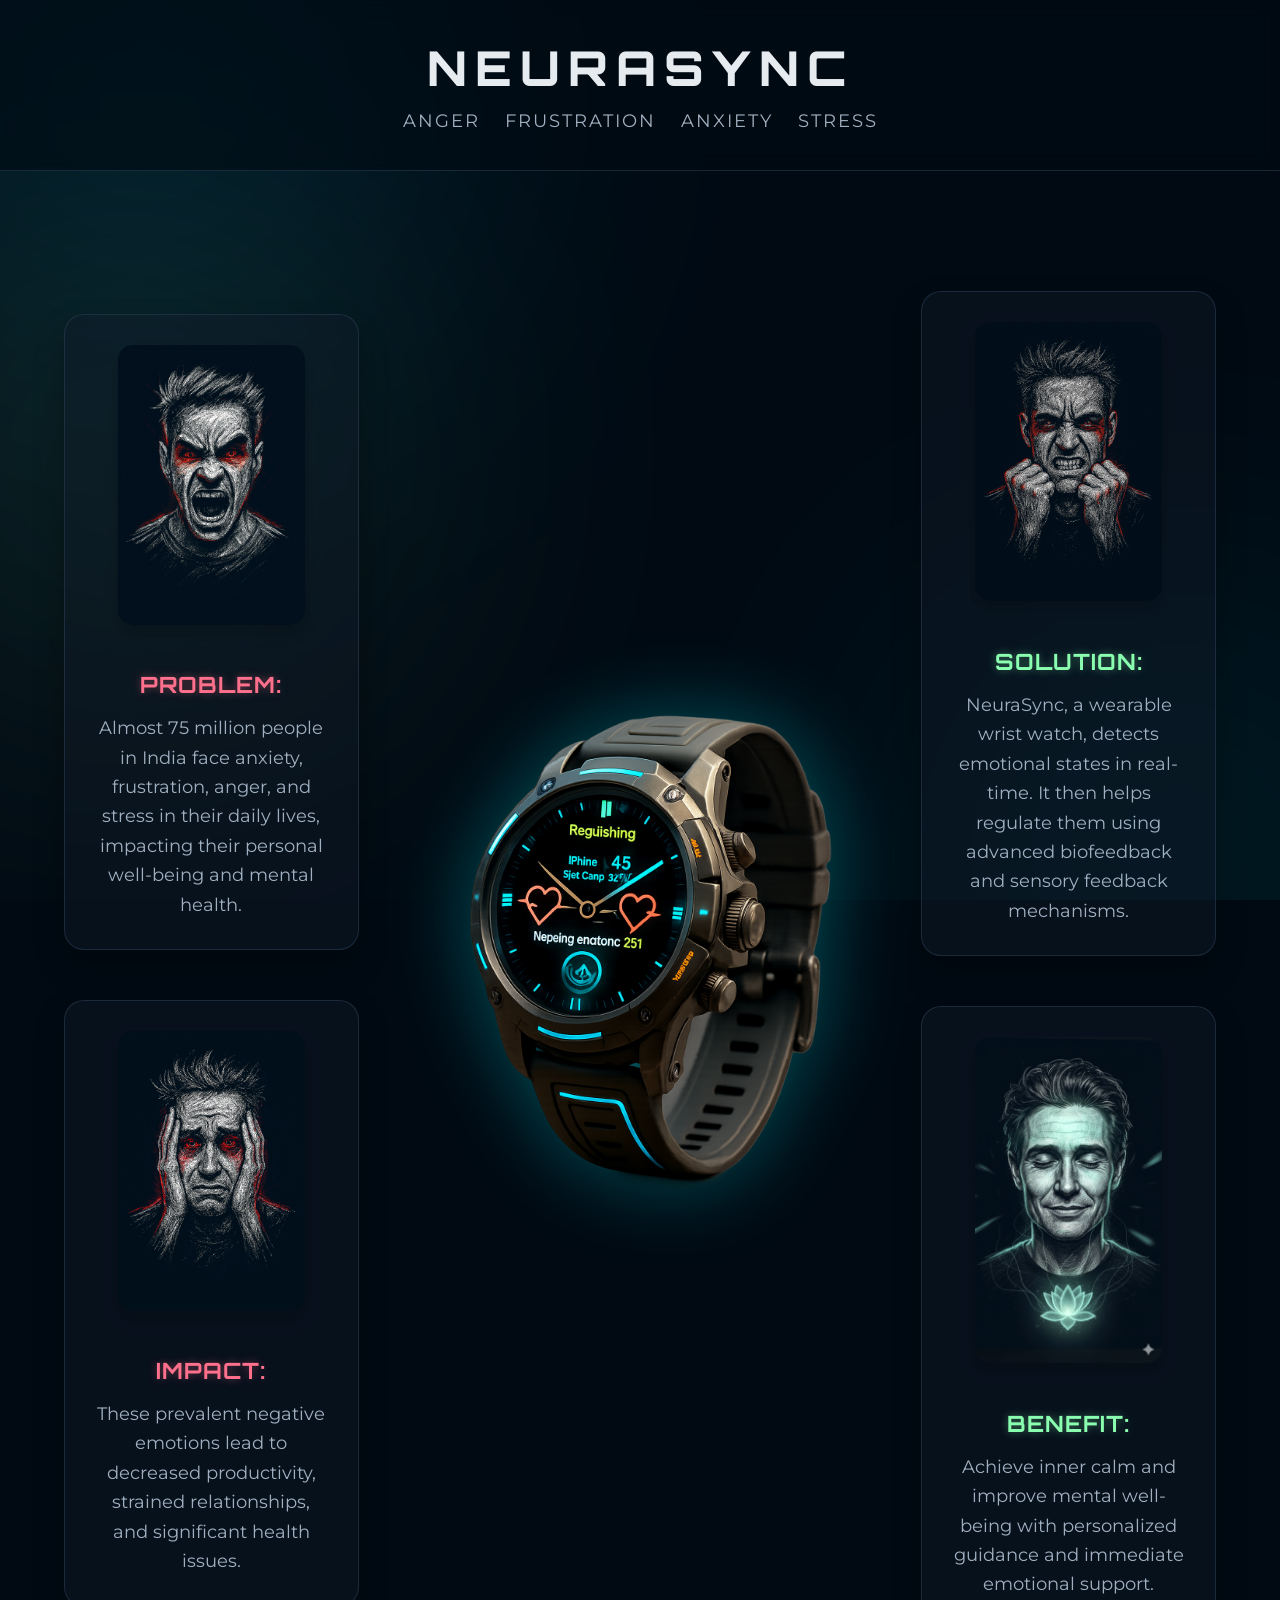
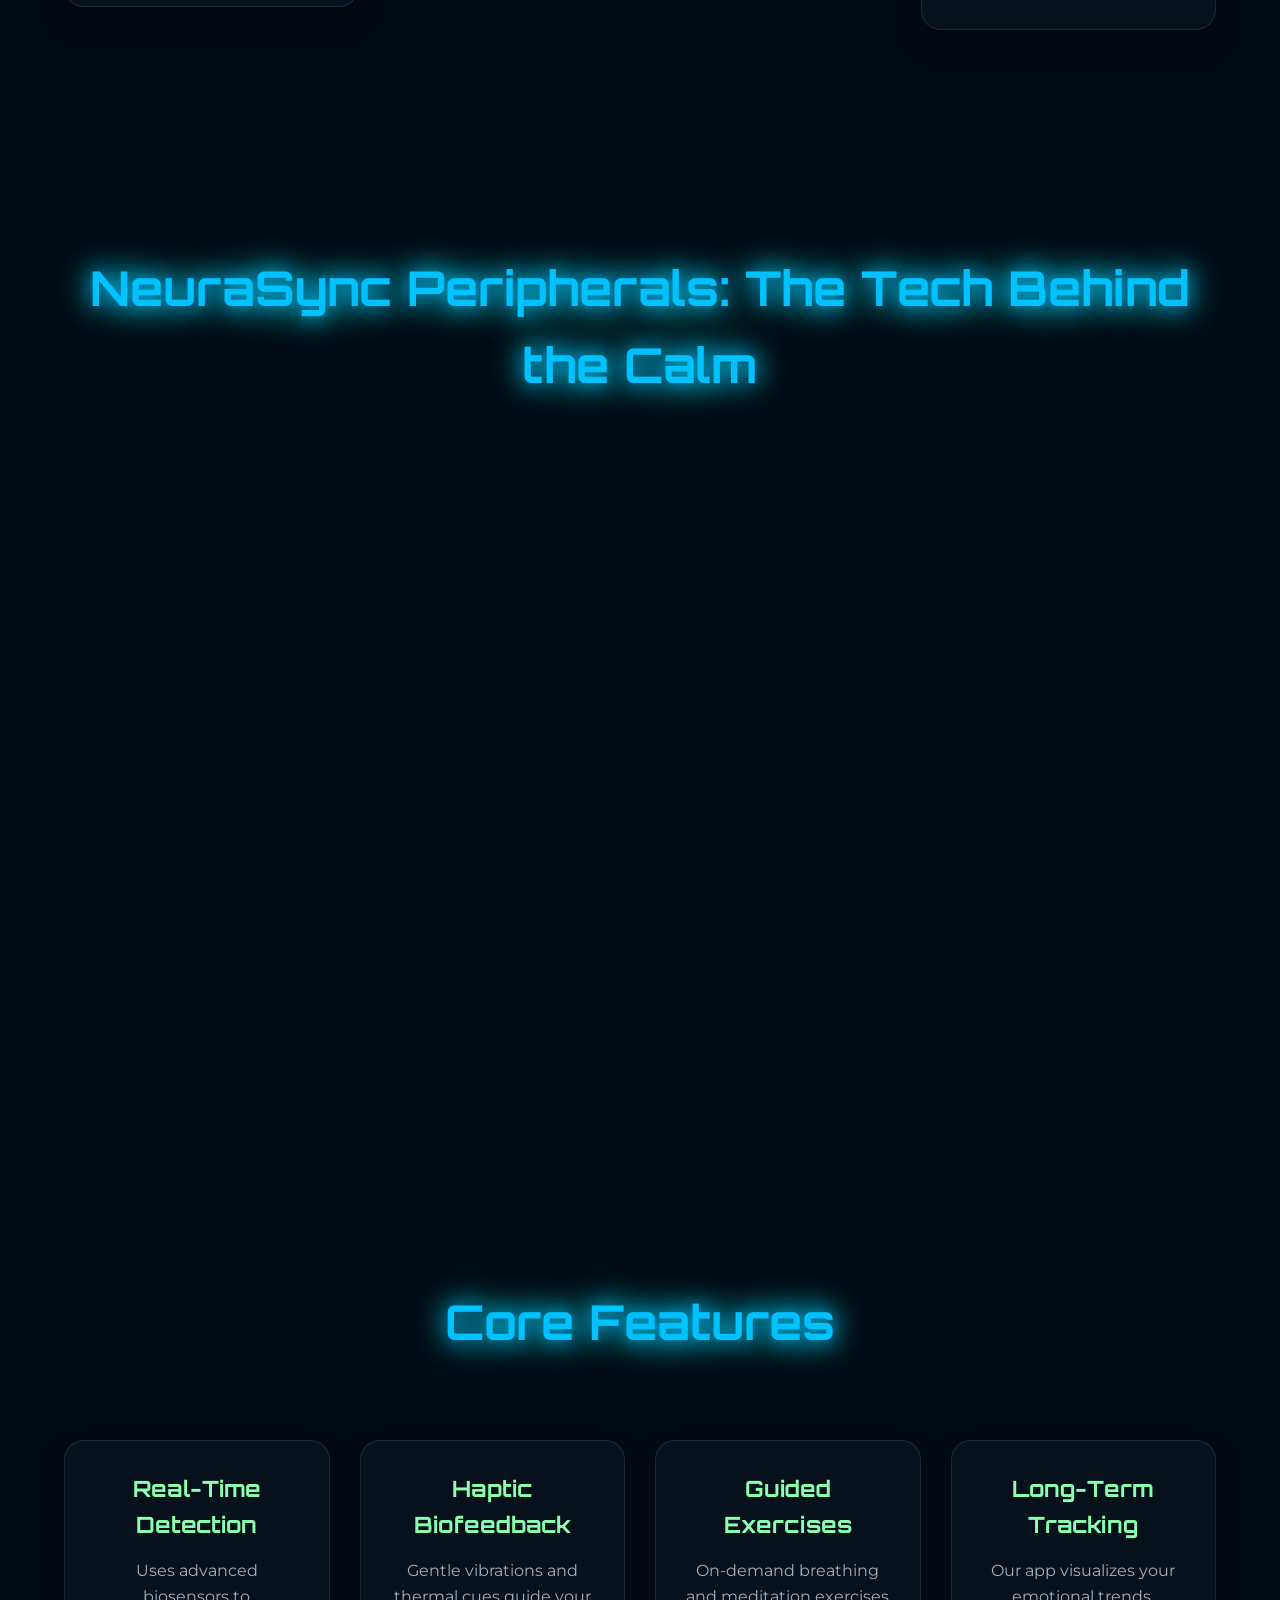
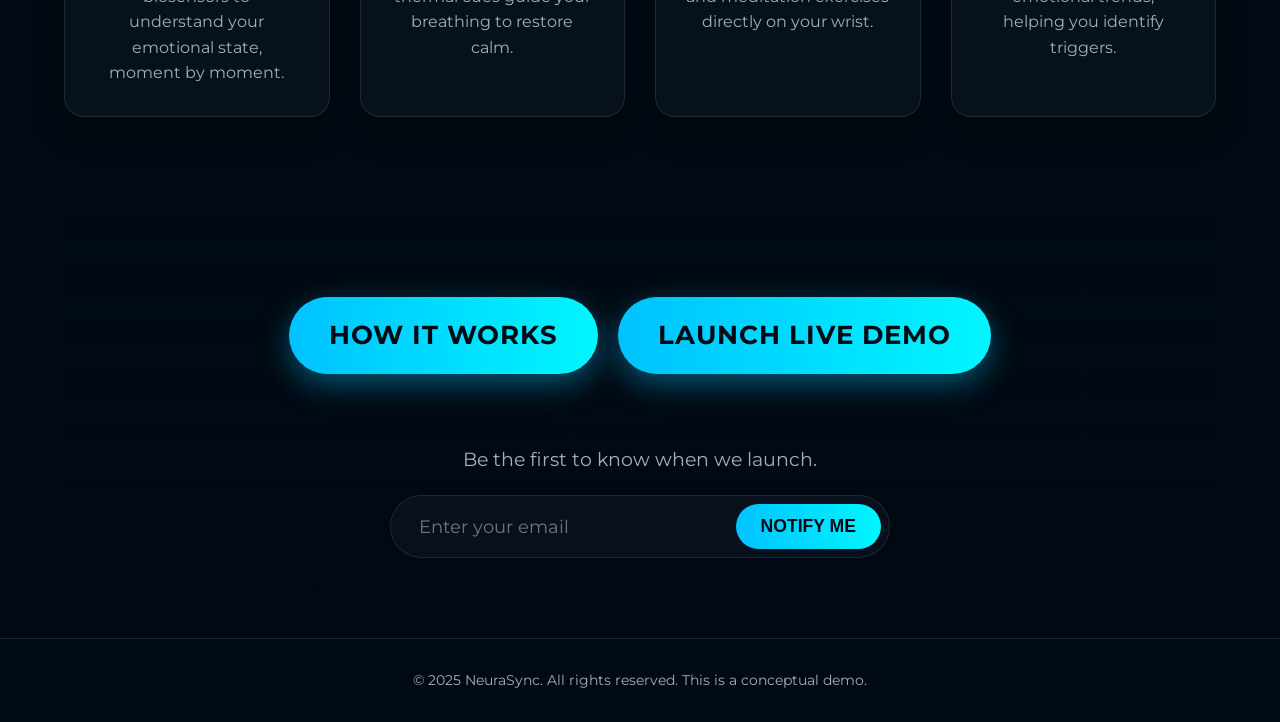
<file: index.html>
<!DOCTYPE html>
<html lang="en">
<head>
    <meta charset="UTF-8">
    <meta name="viewport" content="width=device-width, initial-scale=1.0">
    <meta name="description" content="NeuraSync: A wearable device that detects emotions like anger, frustration, anxiety, and stress in real-time, providing feedback to help you achieve inner calm and emotional balance.">
    <title>NeuraSync - Embrace Inner Calm</title>
    
    <link rel="preconnect" href="https://fonts.googleapis.com">
    <link rel="preconnect" href="https://fonts.gstatic.com" crossorigin>
    <link href="https://fonts.googleapis.com/css2?family=Montserrat:wght@300;400;600;700&family=Orbitron:wght@400;600;800&display=swap" rel="stylesheet">
    
    <style>
        :root {
            --bg-color: #010A13; /* Even darker, more immersive background */
            --panel-bg: rgba(18, 29, 44, 0.4); /* Frosted glass effect */
            --panel-border: rgba(40, 60, 80, 0.6);
            --text-color: #E6EBF0;
            --text-secondary: #A0B0C0;
            --primary-color: #00C2FF; /* Slightly brighter blue */
            --accent-cyan: #00F6FF;
            --accent-problem: #FF708C; /* Softer red */
            --accent-solution: #8AFFB0; /* Brighter green */
            --glow-strong: 0 0 20px var(--primary-color), 0 0 40px var(--accent-cyan);
            --glow-soft: 0 0 10px rgba(0, 194, 255, 0.3);

            /* NeuraSync H1 colors */
            --NeuraSync-color-1: #00C2FF; /* Original primary blue */
            --NeuraSync-shadow-1: 0 0 20px #00C2FF, 0 0 40px #00F6FF; 

            --NeuraSync-color-2: #8AFFB0; /* Solution green */
            --NeuraSync-shadow-2: 0 0 20px #8AFFB0, 0 0 40px rgba(138, 255, 176, 0.8);

            --NeuraSync-color-3: #FF708C; /* Problem red */
            --NeuraSync-shadow-3: 0 0 20px #FF708C, 0 0 40px rgba(255, 112, 140, 0.8);
        }

        * {
            box-sizing: border-box;
            margin: 0;
            padding: 0;
        }

        html {
            scroll-behavior: smooth;
        }

        body {
            font-family: 'Montserrat', sans-serif; /* More modern body font */
            background-color: var(--bg-color);
            color: var(--text-color);
            overflow-x: hidden;
            line-height: 1.6;
            min-height: 100vh;
            position: relative;
            opacity: 0; /* Hidden on load */
            transition: opacity 0.8s ease-out; /* Fade in on load */
            cursor: none; /* Hide default cursor */
        }
        body.page-loaded {
            opacity: 1;
        }
        body.page-exit {
            opacity: 0;
            transition: opacity 0.6s ease-in;
        }
        
        /* --- NEW: Cursor Glow --- */
        .cursor-glow {
            position: fixed;
            width: 30px;
            height: 30px;
            border: 2px solid var(--primary-color);
            border-radius: 50%;
            left: 0;
            top: 0;
            pointer-events: none;
            transform: translate(-50%, -50%);
            z-index: 9999;
            opacity: 0;
            box-shadow: 0 0 15px var(--primary-color), 0 0 25px var(--primary-color);
            transition: transform 0.1s ease-out, opacity 0.2s ease-out;
        }
        body:hover .cursor-glow { 
            opacity: 0.5; 
        }
        .cursor-glow.pointer { 
            transform: translate(-50%, -50%) scale(1.5);
            opacity: 0.8;
            background-color: rgba(0, 194, 255, 0.1);
        }
        /* Hide cursor on interactive elements */
        a, button, .simulation, .info-block {
            cursor: none;
        }

        /* --- Animated Background (Enhanced Aurora) --- */
        .aurora-container {
            position: fixed;
            top: 0; left: 0; right: 0; bottom: 0;
            overflow: hidden;
            z-index: -2; /* Ensure it's behind everything */
            background-color: var(--bg-color);
        }
        .aurora {
            position: absolute;
            border-radius: 50%;
            opacity: 0.18; /* Slightly more visible */
            filter: blur(150px); /* More blur for ethereal look */
            animation: move-aurora 50s ease-in-out infinite alternate;
        }
        .aurora-1 {
            width: 900px; height: 700px;
            background: radial-gradient(circle, var(--primary-color), transparent 70%);
            top: -250px; left: -300px;
        }
        .aurora-2 {
            width: 700px; height: 500px;
            background: radial-gradient(circle, var(--accent-cyan), transparent 70%);
            bottom: -200px; right: -250px;
            animation-delay: 10s;
            animation-duration: 45s;
        }
        .aurora-3 {
            width: 600px; height: 800px;
            background: radial-gradient(circle, var(--accent-solution), transparent 70%);
            top: 50%; left: 10%;
            transform: translate(-50%, -50%);
            animation-delay: 20s;
            animation-duration: 55s;
        }
        @keyframes move-aurora {
            0% { transform: translate(0, 0) rotate(0deg) scale(1); }
            33% { transform: translate(150px, 80px) rotate(90deg) scale(1.1); }
            66% { transform: translate(-100px, -120px) rotate(270deg) scale(0.9); }
            100% { transform: translate(0, 0) rotate(360deg) scale(1); }
        }

        /* --- Global Sections --- */
        main, section {
            width: 90%;
            max-width: 1300px; /* Wider content area */
            margin: 0 auto;
            padding: 100px 0; /* More vertical space */
            opacity: 0;
            transform: translateY(40px);
            animation: fadeIn 1s forwards cubic-bezier(0.2, 0.8, 0.2, 1);
            animation-delay: var(--delay, 0s); /* For staggered animations */
            position: relative;
            z-index: 1; /* Ensure content is above aurora */
        }

        @keyframes fadeIn {
            to {
                opacity: 1;
                transform: translateY(0);
            }
        }
        
        /* --- Header --- */
        header {
            padding: 30px 0;
            text-align: center;
            border-bottom: 1px solid var(--panel-border);
            backdrop-filter: blur(10px); /* Header blur */
            background-color: rgba(1, 10, 19, 0.6); /* Slightly more opaque for header */
            position: sticky;
            top: 0;
            z-index: 100;
        }

        header h1 {
            font-family: 'Orbitron', sans-serif; /* Futuristic font for title */
            font-size: 3rem;
            font-weight: 800;
            letter-spacing: 8px; /* Increased letter spacing */
            text-transform: uppercase;
            /* Use animation for color and shadow */
            animation: NeuraSync-color-cycle 10s infinite alternate;
        }

        /* Keyframes for NeuraSync H1 color cycling */
        @keyframes NeuraSync-color-cycle {
            0% {
                color: var(--NeuraSync-color-1);
                text-shadow: var(--NeuraSync-shadow-1);
            }
            33% {
                color: var(--NeuraSync-color-2);
                text-shadow: var(--NeuraSync-shadow-2);
            }
            66% {
                color: var(--NeuraSync-color-3);
                text-shadow: var(--NeuraSync-shadow-3);
            }
            100% {
                color: var(--NeuraSync-color-1);
                text-shadow: var(--NeuraSync-shadow-1);
            }
        }
        
        .emotions {
            display: flex;
            justify-content: center;
            flex-wrap: wrap; /* Allow wrapping on small screens */
            gap: 25px;
            font-size: 1.1rem;
            font-weight: 400;
            letter-spacing: 2px;
            color: var(--text-secondary);
            text-transform: uppercase;
        }
        .emotions p {
            transition: color 0.3s ease, transform 0.3s ease;
            position: relative; /* For pop-up image positioning */
            padding-bottom: 5px; /* Add space for the image below */
        }
        .emotions p:hover {
            color: var(--primary-color);
            transform: translateY(-3px);
        }

        .emotions .emotion-image {
            position: absolute;
            top: 30px; /* Position below the text */
            left: 50%;
            transform: translateX(-50%) scale(0); /* Start hidden and small */
            width: 70px; /* Bigger size */
            height: 70px; /* Bigger size */
            border-radius: 50%;
            background-color: rgba(255, 255, 255, 0.15); /* Slightly more visible background */
            padding: 8px; /* More padding */
            box-shadow: 0 0 15px rgba(0, 194, 255, 0.7); /* Stronger glow */
            transition: transform 0.3s cubic-bezier(0.68, -0.55, 0.27, 1.55), opacity 0.3s ease; /* More bouncy transition */
            opacity: 0;
            pointer-events: none; /* Make sure it doesn't block mouse events on the text */
            z-index: 10; /* Ensure it's above other elements */
        }
        .emotions p:hover .emotion-image {
            transform: translateX(-50%) scale(1); /* Pop up and grow */
            opacity: 1;
        }

        /* --- Hero Section --- */
        .hero-section {
            display: grid;
            grid-template-columns: 1fr 1.5fr 1fr;
            align-items: center;
            gap: 60px; /* More space */
            padding-top: 120px;
            padding-bottom: 120px;
        }

        .watch-container {
            grid-column: 2 / 3;
            text-align: center;
            position: relative;
            perspective: 1000px;
            z-index: 2;
        }
        .watch-container img {
            max-width: 90%;
            filter: drop-shadow(0 0 40px rgba(0, 246, 255, 0.3));
            animation: float 5s ease-in-out infinite alternate;
            transform-style: preserve-3d; /* Enable 3D transforms */
        }
        @keyframes float {
            0% { transform: translateY(-15px) rotateX(0deg); }
            100% { transform: translateY(15px) rotateX(2deg); }
        }

        .info-column {
            display: flex;
            flex-direction: column;
            gap: 50px;
            text-align: center;
            z-index: 1;
        }

        .info-block {
            background-color: var(--panel-bg);
            border: 1px solid var(--panel-border);
            border-radius: 20px;
            padding: 30px;
            backdrop-filter: blur(15px); /* Stronger glassmorphism */
            box-shadow: 0 15px 30px rgba(0,0,0,0.3);
            transition: transform 0.3s ease, box-shadow 0.3s ease;
        }
        .info-block:hover {
            transform: translateY(-5px);
            box-shadow: 0 20px 40px rgba(0,0,0,0.4), var(--glow-soft);
        }

        .info-block img {
            max-width: 80%;
            height: auto;
            border-radius: 15px;
            margin-bottom: 20px;
            box-shadow: 0 8px 15px rgba(0,0,0,0.2);
            filter: grayscale(10%) brightness(1.1);
            transition: transform 0.3s ease-out; /* Add transition for smooth zoom */
        }
        .info-block img:hover {
            transform: scale(1.1); /* Zoom in 10% on hover */
        }

        .info-block p {
            font-size: 1.15rem;
            color: var(--text-secondary);
            margin-top: 15px;
        }

        .info-block .label {
            font-family: 'Orbitron', sans-serif;
            font-size: 1.4rem;
            font-weight: 700;
            display: block;
            margin-bottom: 10px;
            text-transform: uppercase;
            letter-spacing: 1px;
        }
        .label.problem { color: var(--accent-problem); text-shadow: 0 0 8px rgba(255,112,140,0.4); }
        .label.solution { color: var(--accent-solution); text-shadow: 0 0 8px rgba(138,255,176,0.4); }

        /* --- Peripherals Section --- */
        .peripherals-section h2 {
            text-align: center;
            font-family: 'Orbitron', sans-serif;
            font-size: 3rem;
            margin-bottom: 80px;
            color: var(--primary-color);
            text-shadow: var(--glow-strong);
            animation: pulse-glow 3s infinite alternate;
        }

        @keyframes pulse-glow {
            from { text-shadow: var(--glow-strong); }
            to { text-shadow: 0 0 25px var(--primary-color), 0 0 50px var(--accent-cyan), 0 0 70px var(--primary-color); }
        }

        .simulation {
            position: relative;
            width: 600px;
            height: 600px;
            margin: 0 auto;
            border-radius: 50%;
            cursor: none; /* Use custom cursor */
        }

        .simulation .component {
            position: absolute;
            width: 120px;
            height: 120px;
            text-align: center;
            transition: transform 0.8s ease-in-out, opacity 0.8s ease-in-out, left 0.8s ease-in-out, top 0.8s ease-in-out;
            transform-style: preserve-3d;
            opacity: 0; /* Hidden initially, shown by JS */
        }
        .simulation .component:hover {
            transform: scale(1.15) !important;
            box-shadow: var(--glow-soft);
        }
        .simulation.paused .component {
            transition: none !important;
        }

        .simulation .component img {
            width: 100%;
            height: 100%;
            border-radius: 50%;
            background-color: rgba(255, 255, 255, 0.05);
            border: 1px solid var(--panel-border);
            padding: 15px;
            object-fit: contain;
            filter: brightness(1.2);
            box-shadow: var(--glow-soft);
            transition: transform 0.3s ease;
        }

        .simulation .component:hover img {
            transform: scale(1.05);
        }

        .simulation .component p {
            margin-top: 12px;
            font-weight: 600;
            color: var(--text-color);
            text-transform: uppercase;
            letter-spacing: 0.5px;
            text-shadow: 0 0 5px rgba(0, 246, 255, 0.3);
            transform: rotate(0deg) !important; 
            animation: none !important; 
        }

        .simulation .centerImage {
            position: absolute;
            top: 50%;
            left: 50%;
            width: 300px;
            height: 300px;
            transform: translate(-50%, -50%) rotate(0deg);
            border-radius: 50%;
            display: none;
            background-image: url('wat.png'); /* Your original watch image */
            background-size: contain;
            background-position: center;
            background-repeat: no-repeat;
            opacity: 0;
            filter: drop-shadow(0 0 50px var(--accent-cyan)) drop-shadow(0 0 20px var(--primary-color));
            transition: opacity 0.5s ease-out, transform 0.5s ease-out;
        }
        .simulation.paused .centerImage {
            transition: none !important;
        }

        /* --- NEW: Features Section --- */
        .features-section h2 {
          text-align: center;
          font-family: 'Orbitron', sans-serif;
          font-size: 3rem;
          margin-bottom: 80px;
          color: var(--primary-color);
          text-shadow: var(--glow-strong);
          animation: pulse-glow 3s infinite alternate;
        }
        .features-grid {
          display: grid;
          grid-template-columns: repeat(auto-fit, minmax(250px, 1fr));
          gap: 30px;
        }
        .feature-block {
          background-color: var(--panel-bg);
          border: 1px solid var(--panel-border);
          border-radius: 20px;
          padding: 30px;
          backdrop-filter: blur(15px);
          box-shadow: 0 15px 30px rgba(0,0,0,0.3);
          transition: transform 0.3s ease, box-shadow 0.3s ease;
          text-align: center;
        }
        .feature-block:hover {
          transform: translateY(-5px);
          box-shadow: 0 20px 40px rgba(0,0,0,0.4), var(--glow-soft);
        }
        .feature-block h3 {
          font-family: 'Orbitron', sans-serif;
          font-size: 1.4rem;
          font-weight: 700;
          color: var(--accent-solution);
          margin-bottom: 15px;
        }
        .feature-block p {
          font-size: 1rem;
          color: var(--text-secondary);
        }

        /* --- Action Area (Call to Action) --- */
        .action-area {
            text-align: center;
            padding: 80px 0;
            background: linear-gradient(180deg, rgba(1, 10, 19, 0) 0%, rgba(1, 10, 19, 0.8) 100%);
        }
        .action-area .btn {
            background: linear-gradient(90deg, var(--primary-color), var(--accent-cyan));
            color: var(--bg-color);
            border: none;
            padding: 18px 40px;
            font-size: 1.6rem;
            font-weight: 700;
            border-radius: 50px;
            cursor: none; /* Use custom cursor */
            transition: all 0.4s ease;
            box-shadow: 0 10px 30px rgba(0, 194, 255, 0.4);
            letter-spacing: 1px;
            text-transform: uppercase;
            text-decoration: none;
            display: inline-block;
        }
        .action-area .btn:hover {
            transform: scale(1.05) translateY(-5px);
            box-shadow: 0 15px 40px rgba(0, 246, 255, 0.6);
        }

        /* --- NEW: Notify Form --- */
        .notify-form {
          margin-top: 50px;
          width: 100%;
          max-width: 500px;
          margin-left: auto;
          margin-right: auto;
        }
        .notify-form p {
          font-size: 1.2rem;
          color: var(--text-secondary);
          margin-bottom: 20px;
        }
        .notify-form form {
          display: flex;
          gap: 10px;
          background-color: var(--panel-bg);
          border: 1px solid var(--panel-border);
          border-radius: 50px;
          padding: 8px;
        }
        .notify-form input[type="email"] {
          flex-grow: 1;
          background: transparent;
          border: none;
          outline: none;
          color: var(--text-color);
          font-size: 1.1rem;
          padding: 0 20px;
          font-family: 'Montserrat', sans-serif;
          cursor: none; /* Use custom cursor */
        }
        .notify-form .btn-notify {
          background: linear-gradient(90deg, var(--primary-color), var(--accent-cyan));
          color: var(--bg-color);
          border: none;
          padding: 12px 25px;
          font-size: 1.1rem;
          font-weight: 700;
          border-radius: 50px;
          cursor: none; /* Use custom cursor */
          transition: all 0.3s ease;
          text-transform: uppercase;
        }
        .notify-form .btn-notify:hover {
          transform: scale(1.05);
          box-shadow: 0 5px 20px rgba(0, 246, 255, 0.5);
        }

        /* --- NEW: Footer --- */
        footer {
            text-align: center;
            padding: 30px;
            border-top: 1px solid var(--panel-border);
            color: var(--text-secondary);
            font-size: 0.9rem;
            width: 100%;
            z-index: 1;
            background-color: rgba(1, 10, 19, 0.6);
        }

        /* --- Responsive Design --- */
        @media (max-width: 1024px) {
            .hero-section {
                grid-template-columns: 1fr;
                gap: 50px;
            }
            .watch-container {
                grid-row: 1 / 2;
                margin-bottom: 20px;
            }
            .info-column {
                grid-row: 2 / 3;
            }
            header h1 { font-size: 2.2rem; }
            .emotions { font-size: 1rem; gap: 15px; }
            .peripherals-section h2, .features-section h2 { font-size: 2.2rem; }
            .action-area .btn { font-size: 1.4rem; padding: 15px 30px; }
        }
        @media (max-width: 768px) {
            .simulation {
                width: 450px;
                height: 450px;
            }
            .simulation .component {
                width: 90px;
                height: 90px;
            }
            .simulation .centerImage {
                width: 220px;
                height: 220px;
            }
            .info-block { padding: 25px; }
            .info-block p { font-size: 1rem; }
            .info-block .label { font-size: 1.2rem; }
        }
        @media (max-width: 480px) {
            header h1 { font-size: 1.8rem; letter-spacing: 3px; }
            .emotions { font-size: 0.85rem; gap: 10px; }
            .hero-section { padding-top: 80px; padding-bottom: 80px; }
            .peripherals-section h2, .features-section h2 { font-size: 1.8rem; margin-bottom: 50px; }
            .simulation {
                width: 300px;
                height: 300px;
            }
            .simulation .component {
                width: 70px;
                height: 70px;
            }
            .simulation .component p { font-size: 0.8rem; margin-top: 8px; }
            .simulation .centerImage {
                width: 180px;
                height: 180px;
            }
            .action-area .btn { font-size: 1.2rem; padding: 12px 25px; }
        }
    </style>
</head>
<body>
    <div class="cursor-glow"></div> <div class="aurora-container">
        <div class="aurora aurora-1"></div>
        <div class="aurora aurora-2"></div>
        <div class="aurora aurora-3"></div>
    </div>

    <header>
        <h1>NeuraSync</h1>
        <div class="emotions" aria-label="Emotions detected by NeuraSync">
            <p>ANGER<img class="emotion-image" src="ang.png" alt="Anger icon"></p>
            <p>FRUSTRATION<img class="emotion-image" src="fru.png" alt="Frustration icon"></p>
            <p>ANXIETY<img class="emotion-image" src="anx.png" alt="Anxiety icon"></p>
            <p>STRESS<img class="emotion-image" src="stress.png" alt="Stress icon"></p>
        </div>
    </header>

    <main class="hero-section">
        <div class="info-column"> 
            <div class="info-block" aria-label="Problem description for anger">
                <img src="ang.png" alt="Icon representing anger">
                <p><span class="label problem">Problem:</span> Almost 75 million people in India face anxiety, frustration, anger, and stress in their daily lives, impacting their personal well-being and mental health.</p>
            </div>
            <div class="info-block" aria-label="Problem description for anxiety">
                <img src="anx.png" alt="Icon representing anxiety">
                <p><span class="label problem">Impact:</span> These prevalent negative emotions lead to decreased productivity, strained relationships, and significant health issues.</p>
            </div>
        </div>
        
        <div class="watch-container"> 
            <img src="wat.png" alt="NeuraSync Smartwatch, a wearable emotional regulator">
        </div>
        
        <div class="info-column"> 
            <div class="info-block" aria-label="Solution with NeuraSync">
                <img src="fru.png" alt="Icon representing frustration, now a problem NeuraSync can solve">
                <p><span class="label solution">Solution:</span> NeuraSync, a wearable wrist watch, detects emotional states in real-time. It then helps regulate them using advanced biofeedback and sensory feedback mechanisms.</p>
            </div>
            <div class="info-block" aria-label="Key benefit of NeuraSync">
                <img src="CALM.png" alt="Icon representing calmness">
                <p><span class="label solution">Benefit:</span> Achieve inner calm and improve mental well-being with personalized guidance and immediate emotional support.</p>
            </div>
        </div>
    </main>
    
    <section class="peripherals-section">
        <h2>NeuraSync Peripherals: The Tech Behind the Calm</h2>
        <div class="simulation" aria-label="Interactive diagram of NeuraSync components">
            <div class="component" data-name="ESP32"><img src="ESP32.png" alt="ESP32 Microcontroller"><p>ESP32</p></div>
            <div class="component" data-name="GSR"><img src="GSR.png" alt="GSR Sensor"><p>GSR</p></div>
            <div class="component" data-name="GYRO"><img src="gyr and acce.png" alt="Gyroscope & Accelerometer"><p>GYRO</p></div>
            <div class="component" data-name="SKIN SENSOR"><img src="skin.png" alt="Skin Temperature Sensor"><p>SKIN SENSOR</p></div>
            <div class="component" data-name="MOTOR"><img src="motor.png" alt="Vibration Motor"><p>MOTOR</p></div>
            <div class="component" data-name="PPG"><img src="ppg.png" alt="PPG Sensor for Heart Rate"><p>PPG</p></div>
            <div class="component" data-name="SPEAKER"><img src="speaker.png" alt="Mini Speaker"><p>SPEAKER</p></div>
            <div class="component" data-name="BATTERY"><img src="battery.png" alt="Battery Icon"><p>BATTERY</p></div> 
            <div class="centerImage"></div>
        </div>
    </section>

    <section class="features-section">
        <h2>Core Features</h2>
        <div class="features-grid">
            <div class="feature-block">
                <h3>Real-Time Detection</h3>
                <p>Uses advanced biosensors to understand your emotional state, moment by moment.</p>
            </div>
            <div class="feature-block">
                <h3>Haptic Biofeedback</h3>
                <p>Gentle vibrations and thermal cues guide your breathing to restore calm.</p>
            </div>
            <div class="feature-block">
                <h3>Guided Exercises</h3>
                <p>On-demand breathing and meditation exercises directly on your wrist.</p>
            </div>
            <div class="feature-block">
                <h3>Long-Term Tracking</h3>
                <p>Our app visualizes your emotional trends, helping you identify triggers.</p>
            </div>
        </div>
    </section>

    <section class="action-area" style="display: flex; flex-direction: column; align-items: center; justify-content: center; gap: 20px;">
        <div style="display: flex; justify-content: center; gap: 20px;">
            <a href="tech.html" class="btn" aria-label="Learn the Technology">How It Works</a>
            <a href="dashboard.html" class="btn" aria-label="Launch NeuraSync Live Demo">Launch Live Demo</a>
        </div>
        
        <div class="notify-form">
            <p>Be the first to know when we launch.</p>
            <form onsubmit="event.preventDefault(); alert('Thank you for your interest!');">
                <input type="email" placeholder="Enter your email" required>
                <button type="submit" class="btn-notify">Notify Me</button>
            </form>
        </div>
    </section>
    
    <footer>
        <p>&copy; 2025 NeuraSync. All rights reserved. This is a conceptual demo.</p>
    </footer>

    <script>
        // --- Page Load Transition ---
        window.addEventListener('load', () => {
            document.body.classList.add('page-loaded');
        });

        // --- UPDATED Smooth Page Navigation (for ALL .btn links) ---
        document.querySelectorAll('.action-area a.btn').forEach(link => {
            link.addEventListener('click', function(e) {
                e.preventDefault();
                const destination = this.getAttribute('href');
                document.body.classList.add('page-exit');

                setTimeout(() => {
                    window.location.href = destination;
                }, 600);
            });
        });

        // --- NEW: Cursor Glow Effect ---
        const cursorGlow = document.querySelector('.cursor-glow');
        if (cursorGlow) {
            document.addEventListener('mousemove', (e) => {
                cursorGlow.style.left = e.clientX + 'px';
                cursorGlow.style.top = e.clientY + 'px';
            });

            // Make glow bigger on interactive elements
            document.querySelectorAll('a, button, .simulation, .info-block, .feature-block, input[type="email"]').forEach(el => {
                el.addEventListener('mouseenter', () => cursorGlow.classList.add('pointer'));
                el.addEventListener('mouseleave', () => cursorGlow.classList.remove('pointer'));
            });
        }

        // --- Utility for Scroll-based Parallax ---
        function applyParallax() {
            // REFINED: Now only targets non-hero elements
            const parallaxElements = document.querySelectorAll('[data-parallax-speed]');
            window.addEventListener('scroll', () => {
                const scrollY = window.pageYOffset;
                parallaxElements.forEach(el => {
                    const rect = el.getBoundingClientRect();
                    if (rect.top < window.innerHeight && rect.bottom > 0) {
                        const speed = parseFloat(el.getAttribute('data-parallax-speed'));
                        const elementCenterY = rect.top + rect.height / 2;
                        const viewportCenterY = window.innerHeight / 2;
                        const offsetFromCenter = viewportCenterY - elementCenterY;

                        const transformY = offsetFromCenter * (speed - 1) * 0.05;
                        el.style.transform = `translateY(${transformY}px)`;
                    }
                });
            });
        }
        applyParallax();

        // --- Mouse-based Tilt Effect for Hero Elements ---
        const heroSection = document.querySelector('.hero-section');
        if (heroSection) {
            heroSection.addEventListener('mousemove', (e) => {
                const rect = heroSection.getBoundingClientRect();
                const centerX = rect.left + rect.width / 2;
                const centerY = rect.top + rect.height / 2;

                const mouseX = e.clientX - centerX;
                const mouseY = e.clientY - centerY;

                heroSection.querySelectorAll('.info-block, .watch-container img').forEach(el => {
                    const tiltX = (mouseY / rect.height) * 10;
                    const tiltY = (mouseX / rect.width) * -10;
                    el.style.transform = `perspective(1000px) rotateX(${tiltX}deg) rotateY(${tiltY}deg)`;
                });
            });

            heroSection.addEventListener('mouseleave', () => {
                heroSection.querySelectorAll('.info-block, .watch-container img').forEach(el => {
                    el.style.transform = `perspective(1000px) rotateX(0deg) rotateY(0deg)`; // Reset transform
                });
            });
        }


        document.addEventListener("DOMContentLoaded", function() {
            const simContainer = document.querySelector('.simulation');
            if (!simContainer) return;

            const simComponents = simContainer.querySelectorAll('.component');
            const centerImage = simContainer.querySelector('.centerImage');
            
            let currentContainerRotation = 0;
            const containerRotationSpeed = 0.05; // Degrees per frame for the overall container spin
            let mergeLoopTimeoutId; // To store the ID of the merge loop timeout
            let animationFrameId; // To store the ID of the requestAnimationFrame for spin
            let animationRunning = true; // Control the animation state

            // Helper to immediately stop all CSS transitions
            function disableTransitions() {
                simContainer.classList.add('paused');
            }
            // Helper to re-enable CSS transitions
            function enableTransitions() {
                simContainer.classList.remove('paused');
            }

            function positionSimComponents() {
                const containerSize = simContainer.offsetWidth;
                const componentSize = simComponents[0].offsetWidth;
                const radius = (containerSize / 2) - (componentSize / 2) - 30;
                const total = simComponents.length;

                simComponents.forEach((comp, i) => {
                    const angle = (i / total) * Math.PI * 2;
                    const x = radius * Math.cos(angle) + containerSize / 2 - componentSize / 2;
                    const y = radius * Math.sin(angle) + containerSize / 2 - componentSize / 2;
                    
                    comp.style.left = `${x}px`;
                    comp.style.top = `${y}px`;
                    comp.style.opacity = '1';
                    comp.style.transform = `rotate(${-currentContainerRotation}deg)`; 
                });
                centerImage.style.display = 'none'; // Ensure watch is hidden when components are spread
                centerImage.style.opacity = '0';
                centerImage.style.transform = `translate(-50%, -50%) scale(0.8) rotate(0deg)`;
            }

            function animateContainerSpin() {
                if (!animationRunning) {
                    cancelAnimationFrame(animationFrameId); // Stop the animation loop
                    return; 
                }

                currentContainerRotation = (currentContainerRotation + containerRotationSpeed) % 360;
                simContainer.style.transform = `rotate(${currentContainerRotation}deg)`;

                simComponents.forEach(comp => {
                    comp.style.transform = `rotate(${-currentContainerRotation}deg)`;
                });

                animationFrameId = requestAnimationFrame(animateContainerSpin);
            }

            function startMergeLoop() {
                if (!animationRunning) {
                    return;
                }

                enableTransitions(); // Ensure transitions are on when animation starts

                // 1. Components move to center and fade out
                simComponents.forEach(comp => {
                    comp.style.left = `${simContainer.offsetWidth / 2 - comp.offsetWidth / 2}px`;
                    comp.style.top = `${simContainer.offsetHeight / 2 - comp.offsetHeight / 2}px`;
                    comp.style.opacity = '0';
                });

                // 2. Center image appears and fades in, with a subtle scale/rotate
                mergeLoopTimeoutId = setTimeout(() => {
                    if (!animationRunning) { disableTransitions(); return; } 
                    centerImage.style.display = 'block';
                    centerImage.style.opacity = '1';
                    centerImage.style.transform = `translate(-50%, -50%) scale(1.1) rotate(360deg)`;
                }, 800);

                // 3. Center image holds and then fades out
                mergeLoopTimeoutId = setTimeout(() => {
                    if (!animationRunning) { disableTransitions(); return; } 
                    centerImage.style.opacity = '0';
                    centerImage.style.transform = `translate(-50%, -50%) scale(0.8) rotate(0deg)`;
                }, 2200);

                // 4. Components return to position and become visible for next loop
                mergeLoopTimeoutId = setTimeout(() => {
                    if (!animationRunning) { disableTransitions(); return; } 
                    positionSimComponents(); // Reposition components and hide watch
                    simComponents.forEach(comp => comp.style.opacity = '1'); // Make them visible again
                    
                    // Call itself to loop the animation
                    mergeLoopTimeoutId = setTimeout(startMergeLoop, 1000); // Start next merge after 1 second
                }, 2700);
            }

            // --- REVERTED: Function to TOGGLE animation ---
            function toggleAnimation() {
                animationRunning = !animationRunning;
                if (animationRunning) {
                    enableTransitions(); // Re-enable transitions for smooth restart
                    startMergeLoop(); // Resume the merge loop
                    animateContainerSpin(); // Resume the continuous spin
                } else {
                    // Clear any pending timeouts for the merge loop
                    clearTimeout(mergeLoopTimeoutId);
                    cancelAnimationFrame(animationFrameId); // Stop the spin animation immediately
                    disableTransitions(); // Immediately stop all CSS transitions for instant halt
                }
            }

            // --- REVERTED: Add click listener to TOGGLE animation ---
            simContainer.addEventListener('click', toggleAnimation);

            // Initial positioning of components
            positionSimComponents();

            // Start the animations immediately
            animateContainerSpin(); // Start the continuous spin
            mergeLoopTimeoutId = setTimeout(startMergeLoop, 2000); // 2 second initial delay before first merge

        });

        // --- Fade-in Animation on Scroll (Staggered) for other sections ---
        const sectionsObserver = new IntersectionObserver((entries) => {
            entries.forEach((entry, index) => {
                if (entry.isIntersecting) {
                    entry.target.style.setProperty('--delay', `${index * 0.2}s`);
                    entry.target.style.animationPlayState = 'running';
                    sectionsObserver.unobserve(entry.target);
                }
            });
        }, { threshold: 0.1 });

        // UPDATED: Now includes .features-section
        document.querySelectorAll('main, section:not(.peripherals-section)').forEach(el => {
            el.style.animationPlayState = 'paused';
            sectionsObserver.observe(el);
        });

    </script>
</body>
</html>
</file>
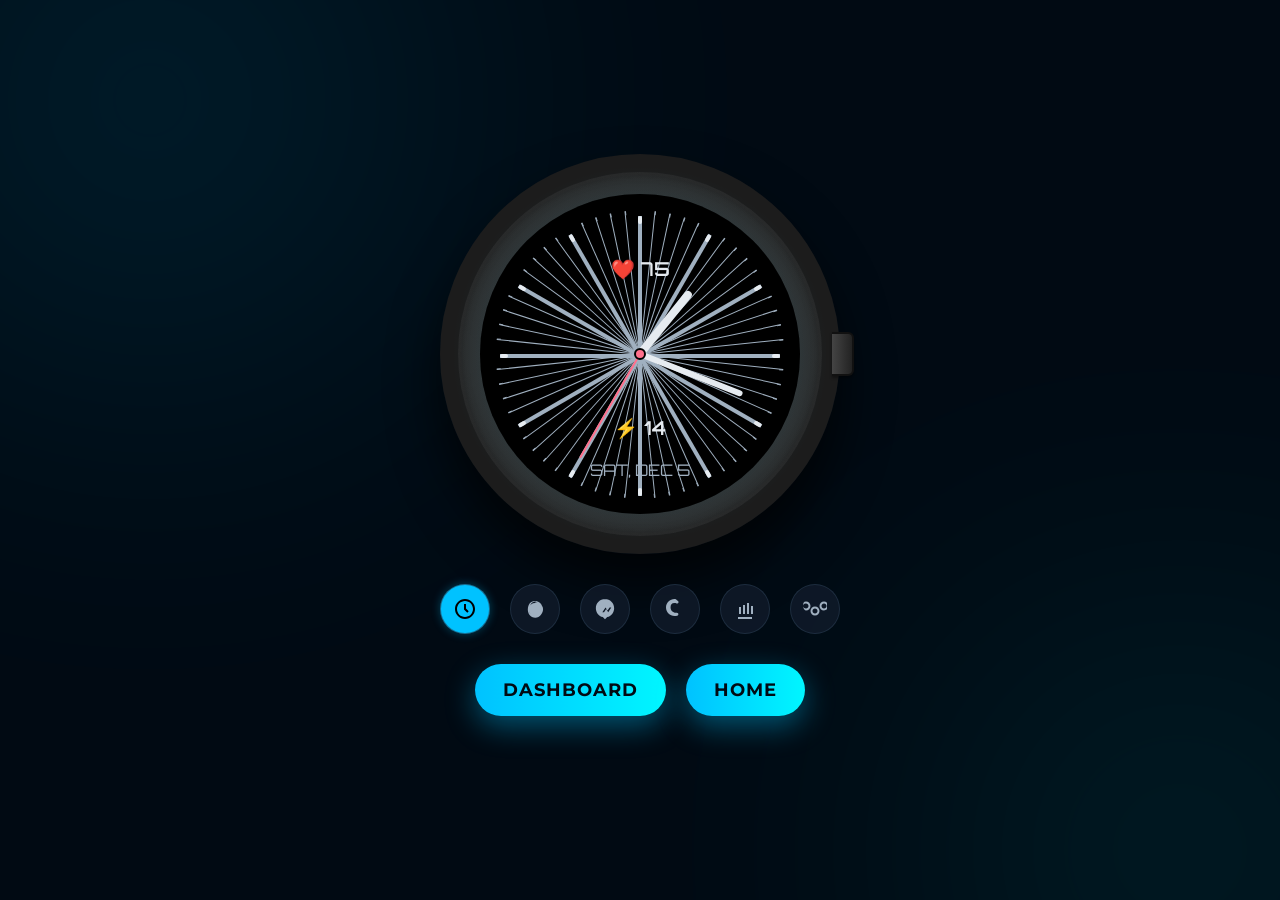
<file: tech.html>
<!DOCTYPE html>
<html lang="en">
<head>
    <meta charset="UTF-8">
    <meta name="viewport" content="width=device-width, initial-scale=1.0">
    <title>NeuraSync - Watch Demo</title>
    
    <link rel="preconnect" href="https://fonts.googleapis.com">
    <link rel="preconnect" href="https://fonts.gstatic.com" crossorigin>
    <link href="https://fonts.googleapis.com/css2?family=Montserrat:wght@300;400;600;700&family=Orbitron:wght@400;600;800&display=swap" rel="stylesheet">
    
    <style>
        :root {
            --bg-color: #010A13;
            --panel-bg: rgba(18, 29, 44, 0.75); /* Frosted glass effect */
            --panel-border: rgba(40, 60, 80, 0.6);
            --text-color: #E6EBF0;
            --text-secondary: #A0B0C0;
            --primary-color: #00C2FF;
            --accent-cyan: #00F6FF;
            --accent-problem: #FF708C; /* Used for second hand */
            --accent-solution: #8AFFB0;
            --glow-strong: 0 0 20px var(--primary-color), 0 0 40px var(--accent-cyan);
            --glow-soft: 0 0 10px rgba(0, 194, 255, 0.3);

            /* Emotion Colors */
            --neutral-color: #E0E0E0;
            --happy-color: #FFD700;
            --anxious-color: #FFA500;
            --stressed-color: #FF4500;
            --angry-color: #FF0000;
            --calming-bg: #002233;
            --calming-text: #8AFFB0;
            
            /* Sleep Colors */
            --sleep-deep: #3D52A0;
            --sleep-light: #7091E6;
            --sleep-rem: #ADBBDA;
        }

        * {
            box-sizing: border-box;
            margin: 0;
            padding: 0;
        }

        html {
            scroll-behavior: smooth;
        }

        /* --- Page transition styles --- */
        body {
            font-family: 'Montserrat', sans-serif;
            background-color: var(--bg-color);
            color: var(--text-color);
            overflow: hidden; /* No scroll on this page */
            line-height: 1.6;
            height: 100vh;
            position: relative;
            opacity: 0; /* Hidden on load */
            transition: opacity 0.8s ease-out; /* Fade in on load */
            display: flex;
            flex-direction: column;
            justify-content: center;
            align-items: center; 
        }
        body.page-loaded {
            opacity: 1;
        }
        body.page-exit {
            opacity: 0;
            transition: opacity 0.6s ease-in;
        }
        body.calming-active {
            background-color: var(--calming-bg); /* Calming background */
        }
        
        /* --- Aurora Background --- */
        .aurora-container {
            position: fixed;
            top: 0; left: 0; right: 0; bottom: 0;
            overflow: hidden;
            z-index: -2;
            background-color: var(--bg-color);
        }
        .aurora {
            position: absolute;
            border-radius: 50%;
            opacity: 0.18;
            filter: blur(150px);
            animation: move-aurora 50s ease-in-out infinite alternate;
        }
        .aurora-1 {
            width: 900px; height: 700px;
            background: radial-gradient(circle, var(--primary-color), transparent 70%);
            top: -250px; left: -300px;
        }
        .aurora-2 {
            width: 700px; height: 500px;
            background: radial-gradient(circle, var(--accent-cyan), transparent 70%);
            bottom: -200px; right: -250px;
            animation-delay: 10s;
        }
        @keyframes move-aurora {
            0% { transform: translate(0, 0) rotate(0deg) scale(1); }
            100% { transform: translate(150px, -120px) rotate(360deg) scale(1.2); }
        }

        /* --- Smartwatch Styles --- */
        .watch-container {
            position: relative;
            width: 400px; /* Frame size */
            height: 400px; /* Frame size */
            display: flex;
            justify-content: center;
            align-items: center; 
            flex-shrink: 0; /* Prevent watch from shrinking */
            
            background: radial-gradient(circle at 50% 50%, #555, #1a1a1a);
            border-radius: 50%;
            border: 18px solid #1c1c1c;
            box-shadow: 
                0 30px 50px rgba(0,0,0,0.7),
                inset 0 0 10px rgba(0,0,0,0.5),
                inset 0 0 3px 2px rgba(255,255,255,0.05);
        }

        /* The crown on the side */
        .watch-container::after {
            content: '';
            position: absolute;
            right: -32px; /* Position it outside the 18px border */
            top: 50%;
            transform: translateY(-50%);
            width: 20px;
            height: 40px;
            background: linear-gradient(90deg, #444, #222);
            border: 2px solid #111;
            border-left: none;
            border-radius: 0 6px 6px 0;
            box-shadow: 0 2px 3px rgba(0,0,0,0.4);
        }

        .watch-screen {
            width: 320px; 
            height: 320px;
            border-radius: 50%;
            background-color: #000; /* The black screen */
            position: relative;
            z-index: 1;
            overflow: hidden;
            box-shadow: 0 0 20px rgba(0,0,0,0.5) inset;
        }
        
        /* --- App Screen Styles --- */
        .app-screen {
            position: absolute;
            top: 0; left: 0; right: 0; bottom: 0;
            padding: 25px;
            opacity: 0;
            visibility: hidden;
            transition: opacity 0.3s ease-in-out;
            display: flex;
            flex-direction: column;
            justify-content: center;
            align-items: center; 
            text-align: center;
        }
        .app-screen.active {
            opacity: 1;
            visibility: visible;
        }
        
        /* --- App Launcher (Navigation) --- */
        .app-launcher {
            z-index: 10;
            display: flex;
            justify-content: center;
            gap: 20px;
            width: 100%;
            padding: 30px 0 20px 0; /* Adjusted padding */
        }
        .app-icon {
            /* font-size: 0.7rem; <-- Removed */
            width: 50px; /* Slightly larger */
            height: 50px; /* Slightly larger */
            border-radius: 50%;
            background: var(--panel-bg);
            border: 1px solid var(--panel-border);
            display: flex;
            justify-content: center;
            align-items: center; 
            cursor: pointer;
            transition: all 0.2s ease;
            color: var(--text-secondary);
        }
        /* NEW: SVG Icon styles */
        .app-icon svg {
            width: 24px;
            height: 24px;
            fill: currentColor;
            transition: fill 0.2s ease;
        }
        .app-icon:hover {
            transform: scale(1.1);
            box-shadow: var(--glow-soft);
            color: var(--text-color);
        }
        .app-icon.active {
            background: var(--primary-color);
            color: #000;
            box-shadow: var(--glow-soft);
        }

        /* --- Screen 1: Clock (ANALOG) --- */
        .clock-face {
            width: 100%;
            height: 100%;
            position: relative;
        }
        /* NEW: Clock tick marks */
        .clock-marks-container {
            position: absolute;
            top: 0; left: 0; right: 0; bottom: 0;
            z-index: 1;
        }
        .clock-mark {
            position: absolute;
            top: 50%;
            left: 50%;
            transform-origin: 0 0;
            background-color: var(--text-secondary);
        }
        .hour-mark {
            width: 140px; /* (radius - mark-length) */
            height: 4px;
            transform-origin: 0 50%;
        }
        .hour-mark::before {
            content: '';
            position: absolute;
            right: 0;
            top: 50%;
            transform: translateY(-50%);
            width: 8px;
            height: 4px;
            background-color: var(--text-color);
            border-radius: 2px;
        }
        .minute-mark {
            width: 144px; /* (radius - mark-length) */
            height: 1px;
            transform-origin: 0 50%;
        }
        .minute-mark::before {
            content: '';
            position: absolute;
            right: 0;
            top: 50%;
            transform: translateY(-50%);
            width: 4px;
            height: 1px;
            background-color: var(--text-secondary);
        }
        
        .clock-hand {
            position: absolute;
            bottom: 50%;
            left: 50%;
            transform-origin: bottom center;
            border-radius: 5px 5px 0 0;
            z-index: 10;
        }
        #clock-hand-hour {
            width: 8px;
            height: 80px; /* Adjusted length */
            background: var(--text-color);
            transform: translateX(-50%) rotate(0deg);
        }
        #clock-hand-minute {
            width: 6px;
            height: 110px; /* Adjusted length */
            background: var(--text-color);
            transform: translateX(-50%) rotate(0deg);
        }
        #clock-hand-second {
            width: 2px;
            height: 120px; /* Adjusted length */
            background: var(--accent-problem);
            transform: translateX(-50%) rotate(0deg);
        }
        .clock-center {
            position: absolute;
            top: 50%;
            left: 50%;
            transform: translate(-50%, -50%);
            width: 12px;
            height: 12px;
            background: var(--accent-problem);
            border: 2px solid #000;
            border-radius: 50%;
            z-index: 11;
        }
        #clock-date {
            font-family: 'Orbitron', sans-serif;
            font-size: 1rem;
            color: var(--text-secondary);
            text-transform: uppercase;
            position: absolute;
            bottom: 30px;
            left: 50%;
            transform: translateX(-50%);
            z-index: 2;
        }

        /* NEW: Clock Complications */
        .complication {
            position: absolute;
            left: 50%;
            transform: translateX(-50%);
            font-family: 'Orbitron', sans-serif;
            font-size: 1.2rem;
            color: var(--text-secondary);
            z-index: 2;
            display: flex;
            align-items: center;
            gap: 6px;
        }
        .complication-hr {
            top: 60px;
            color: var(--accent-problem);
        }
        .complication-stress {
            bottom: 70px;
            color: var(--primary-color);
        }
        .complication span {
            font-weight: 600;
            color: var(--text-color);
        }

        /* --- Screen 2: Emotion --- */
        #watch-emotion-text {
            font-family: 'Orbitron', sans-serif;
            font-size: 2.2rem;
            font-weight: 600;
            text-transform: uppercase;
            letter-spacing: 2px;
            color: var(--neutral-color);
            transition: color 0.5s ease-in-out;
        }
        #watch-stress-score {
            font-family: 'Orbitron', sans-serif;
            font-size: 4.5rem;
            font-weight: 800;
            line-height: 1;
            margin-top: 15px;
            color: var(--primary-color);
        }
        #watch-stress-score-label {
            font-size: 1rem;
            color: var(--text-secondary);
            text-transform: uppercase;
        }
        #watch-stress-score.alert {
            color: var(--angry-color) !important;
            animation: pulse-red 1s infinite alternate;
        }

        /* --- Screen 3: Vitals --- */
        .screen-title { /* Reusable title */
            font-family: 'Orbitron', sans-serif;
            color: var(--primary-color);
            font-size: 1.5rem;
            position: absolute;
            top: 30px;
        }
        #vitals-list {
            width: 100%;
            margin-top: 30px;
            overflow-y: auto;
            height: calc(100% - 30px); /* Full height minus title */
            scrollbar-width: thin;
            scrollbar-color: var(--primary-color) var(--panel-bg);
        }
        #vitals-list::-webkit-scrollbar { width: 6px; }
        #vitals-list::-webkit-scrollbar-track { background: var(--panel-bg); border-radius: 3px; }
        #vitals-list::-webkit-scrollbar-thumb { background-color: var(--primary-color); border-radius: 3px; }
        .vital-item {
            display: flex;
            justify-content: space-between;
            font-size: 1.1rem;
            padding: 8px 0;
            border-bottom: 1px solid var(--panel-border);
        }
        .vital-item span:first-child { color: var(--text-secondary); }
        .vital-item span:last-child { font-weight: 600; color: var(--text-color); }

        /* --- Screen 4: Breathing --- */
        #screen-breathing {
            background-color: var(--calming-bg);
        }
        .watch-breathing-circle {
            width: 100px;
            height: 100px;
            background: radial-gradient(circle, var(--accent-cyan), var(--primary-color));
            border-radius: 50%;
            animation: breathe 8s ease-in-out infinite;
        }
        #watch-breathing-text {
            font-family: 'Orbitron', sans-serif;
            font-size: 1.5rem;
            color: white;
            margin-top: 20px;
            animation: breathe-text 8s ease-in-out infinite;
        }

        /* --- Screen 5: Sleep --- */
        .sleep-summary {
            width: 100%;
        }
        .sleep-score {
            font-family: 'Orbitron', sans-serif;
            font-size: 4rem;
            font-weight: 700;
            color: var(--accent-solution);
            line-height: 1;
        }
        .sleep-score-label {
            font-size: 1rem;
            color: var(--text-secondary);
            text-transform: uppercase;
            margin-bottom: 20px;
        }
        .sleep-stat {
            font-size: 1.1rem;
            display: flex;
            justify-content: space-between;
            width: 100%;
            padding: 5px 0;
        }
        .sleep-stat span:first-child { color: var(--text-secondary); }
        .sleep-stat span:last-child { font-weight: 600; }
        
        .sleep-stages {
            width: 100%;
            margin-top: 15px;
        }
        .stage-bar {
            height: 10px;
            display: flex;
            width: 100%;
            border-radius: 5px;
            overflow: hidden;
            background: var(--panel-bg);
        }
        .stage-segment { height: 10px; }
        .stage-deep { background: var(--sleep-deep); width: 20%; } /* Mockup % */
        .stage-light { background: var(--sleep-light); width: 55%; } /* Mockup % */
        .stage-rem { background: var(--sleep-rem); width: 25%; } /* Mockup % */
        
        .stage-legend {
            display: flex;
            justify-content: space-around;
            width: 100%;
            font-size: 0.7rem;
            margin-top: 8px;
        }
        .legend-item { display: flex; align-items: center; } 
        .legend-color { width: 8px; height: 8px; border-radius: 50%; margin-right: 5px; }
        
        /* --- Screen 6: History --- */
        .history-chart {
            width: 100%;
            height: 150px;
            display: flex;
            justify-content: space-around;
            align-items: flex-end; 
            border-bottom: 1px solid var(--panel-border);
            padding-bottom: 5px;
        }
        .chart-bar {
            width: 15px;
            background: var(--primary-color);
            border-radius: 3px 3px 0 0;
            animation: grow-bar 1s ease-out;
            transition: height 0.5s ease-out, background-color 0.5s ease; /* Added transition */
        }
        .chart-bar.high {
            background: var(--anxious-color);
        }
        .chart-bar.v-high {
            background: var(--stressed-color);
        }
        .chart-labels {
            display: flex;
            justify-content: space-around;
            width: 100%;
            font-size: 0.7rem;
            color: var(--text-secondary);
            margin-top: 5px;
        }
        @keyframes grow-bar {
            from { height: 0; }
        }

        /* --- REFINED: Notification Pop-up --- */
        .watch-notification {
            position: absolute;
            top: 0; left: 0; right: 0; bottom: 0;
            background-color: var(--panel-bg);
            backdrop-filter: blur(10px);
            border-bottom: 1px solid var(--panel-border);
            z-index: 100;
            display: flex;
            flex-direction: column;
            justify-content: center;
            align-items: center;
            text-align: center;
            padding: 20px;
            opacity: 0;
            visibility: hidden;
            transform: translateY(-100%); /* Start off-screen top */
            transition: all 0.5s cubic-bezier(0.25, 1, 0.5, 1); /* Bounce-out ease */
        }
        .watch-notification.active {
            opacity: 1;
            visibility: visible;
            transform: translateY(0); /* Slide in */
        }
        .notification-icon {
            width: 48px;
            height: 48px;
            margin-bottom: 10px;
            animation: pulse-icon 1s infinite alternate ease-in-out;
        }
        .watch-notification h4 {
            font-family: 'Orbitron', sans-serif;
            color: var(--accent-problem);
            font-size: 1.5rem;
            text-transform: uppercase;
            text-shadow: 0 0 10px var(--accent-problem);
        }
        .watch-notification p {
            font-size: 1.1rem;
            color: var(--text-secondary);
            margin: 10px 0 20px;
        }
        .watch-notification p b {
            font-size: 1.5rem;
            color: var(--text-color);
        }
        .notification-buttons {
            display: flex;
            gap: 10px;
            width: 90%;
        }
        .btn-alert, .btn-alert-dismiss {
            font-family: 'Montserrat', sans-serif;
            font-weight: 700;
            font-size: 0.9rem; /* Smaller text */
            padding: 12px 15px; /* Adjusted padding */
            border-radius: 20px;
            border: none;
            cursor: pointer;
            transition: all 0.2s ease;
            width: 50%; /* Side-by-side */
            margin-bottom: 0;
        }
        .btn-alert {
            background: var(--accent-solution);
            color: #000;
        }
        .btn-alert:hover {
            transform: scale(1.05);
            box-shadow: 0 0 15px var(--accent-solution);
        }
        .btn-alert-dismiss {
            background: var(--panel-border);
            color: var(--text-secondary);
        }
        .btn-alert-dismiss:hover {
            background: var(--text-secondary);
            color: #000;
        }
        
        @keyframes pulse-icon {
            from { opacity: 0.7; transform: scale(1); }
            to { opacity: 1; transform: scale(1.1); }
        }
        /* --- End Notification --- */


        @keyframes breathe {
            0%   { transform: scale(0.8); opacity: 0.7; }
            50%  { transform: scale(1.2); opacity: 1; }
            100% { transform: scale(0.8); opacity: 0.7; }
        }
        @keyframes breathe-text {
            0%   { content: 'Breathe In'; opacity: 0.7; }
            45%  { content: 'Breathe In'; opacity: 1; }
            50%  { content: 'Hold'; opacity: 1; }
            55%  { content: 'Breathe Out'; opacity: 1; }
            95%  { content: 'Breathe Out'; opacity: 0.7; }
            100% { content: 'Breathe In'; opacity: 0.7; }
        }
        
        @keyframes pulse-red {
            from { text-shadow: 0 0 5px var(--angry-color); transform: scale(1); }
            to { text-shadow: 0 0 15px var(--angry-color), 0 0 25px var(--angry-color); transform: scale(1.05); }
        }
        
        /* --- Page Navigation Buttons --- */
        .page-nav {
            display: flex;
            justify-content: center;
            gap: 20px;
            padding: 10px 0 30px 0; /* Adjusted padding */
            z-index: 1;
            width: 100%;
        }
        .btn {
            background: linear-gradient(90deg, var(--primary-color), var(--accent-cyan));
            color: var(--bg-color);
            border: none;
            padding: 12px 28px; /* Slightly smaller */
            font-size: 1.1rem; /* Slightly smaller */
            font-weight: 700;
            border-radius: 50px;
            cursor: pointer;
            transition: all 0.4s ease;
            box-shadow: 0 10px 30px rgba(0, 194, 255, 0.4);
            letter-spacing: 1px;
            text-transform: uppercase;
            text-decoration: none;
            display: inline-block;
        }
        .btn:hover {
            transform: scale(1.05) translateY(-5px);
            box-shadow: 0 15px 40px rgba(0, 246, 255, 0.6);
        }
        .pulse-bg{
    position:absolute;
    width:380px;
    height:380px;
    border-radius:50%;
    background:radial-gradient(circle, rgba(0,194,255,0.25), transparent 70%);
    z-index:0;
    animation:pulseGlow 3s infinite ease-in-out;
}

@keyframes pulseGlow{
    0%{transform:scale(0.9); opacity:0.5;}
    50%{transform:scale(1.1); opacity:1;}
    100%{transform:scale(0.9); opacity:0.5;}
}
    </style>
</head>
<body> 
    
    <div class="aurora-container">
        <div class="aurora aurora-1"></div>
        <div class="aurora aurora-2"></div>
    </div>

    <div class="watch-container">
        <div class="pulse-bg"></div>
        <div class="watch-screen">

            <div class="app-screen active" id="screen-clock">
                <div class="clock-marks-container" id="clock-marks"></div>
                
                <div class="clock-face">
                    <div class="clock-hand" id="clock-hand-hour"></div>
                    <div class="clock-hand" id="clock-hand-minute"></div>
                    <div class="clock-hand" id="clock-hand-second"></div>
                    <div class="clock-center"></div>
                </div>
                
                <div class="complication complication-hr">
                    ❤️ <span id="clock-hr-value">--</span>
                </div>
                <div class="complication complication-stress">
                    ⚡ <span id="clock-stress-value">--</span>
                </div>

                <div id="clock-date">MON, 03 NOV</div>
            </div>

            <div class="app-screen" id="screen-emotion">
                <h3 id="watch-emotion-text">NEUTRAL</h3>
                <div id="watch-stress-score">12</div>
                <p id="watch-stress-score-label">Stress Score</p>
            </div>

            <div class="app-screen" id="screen-vitals">
                <h3 class="screen-title">Vitals</h3>
                <div id="vitals-list">
                    </div>
            </div>

            <div class="app-screen" id="screen-breathing">
                <div class="watch-breathing-circle"></div>
                <p id="watch-breathing-text">Breathe In</p>
            </div>
            
            <div class="app-screen" id="screen-sleep">
                <h3 class="screen-title">Sleep</h3>
                <div class="sleep-summary">
                    <div class="sleep-score" id="sleep-score-value">86</div>
                    <div class="sleep-score-label">Sleep Score</div>
                    <div class="sleep-stat">
                        <span>Time Asleep</span>
                        <span id="sleep-time-value">7h 42m</span>
                    </div>
                    <div class="sleep-stat">
                        <span>Awake</span>
                        <span id="sleep-awake-value">18m</span>
                    </div>
                    <div class="sleep-stages">
                        <div class="stage-bar">
                            <div class="stage-segment stage-deep"></div>
                            <div class="stage-segment stage-light"></div>
                            <div class="stage-segment stage-rem"></div>
                        </div>
                        <div class="stage-legend">
                            <div class="legend-item">
                                <span class="legend-color" style="background:var(--sleep-deep)"></span>Deep
                            </div>
                            <div class="legend-item">
                                <span class="legend-color" style="background:var(--sleep-light)"></span>Light
                            </div>
                            <div class="legend-item">
                                <span class="legend-color" style="background:var(--sleep-rem)"></span>REM
                            </div>
                        </div>
                    </div>
                </div>
            </div>

            <div class="app-screen" id="screen-history">
                <h3 class="screen-title">Stress - 7 Days</h3>
                <div class="history-chart">
                    <div class="chart-bar" id="bar-1" style="height: 30%"></div>
                    <div class="chart-bar" id="bar-2" style="height: 50%"></div>
                    <div class="chart-bar high" id="bar-3" style="height: 75%"></div>
                    <div class="chart-bar" id="bar-4" style="height: 40%"></div>
                    <div class="chart-bar high" id="bar-5" style="height: 60%"></div>
                    <div class="chart-bar v-high" id="bar-6" style="height: 85%"></div>
                    <div class="chart-bar" id="bar-7" style="height: 25%"></div>
                </div>
                <div class="chart-labels">
                    <span>M</span>
                    <span>T</span>
                    <span>W</span>
                    <span>T</span>
                    <span>F</span>
                    <span>S</span>
                    <span>S</span>
                </div>
            </div>

            <div class="watch-notification" id="stress-notification">
                <svg class="notification-icon" viewBox="0 0 24 24">
                    <path fill="var(--accent-problem)" d="M12 2L1 21h22L12 2zm0 4.6L19.5 20H4.5L12 6.6zM11 10v4h2v-4h-2zm0 6v2h2v-2h-2z"/>
                </svg>
                <h4>High Stress Detected!</h4>
                <p>Your stress score is <b id="alert-score-value">--</b></p>
                <div class="notification-buttons">
                    <button class="btn-alert" id="alert-calm-btn">Calm Down</button>
                    <button class="btn-alert-dismiss" id="alert-dismiss-btn">Dismiss</button>
                </div>
            </div>

        </div>
    </div>

    <nav class="app-launcher">
        <div class="app-icon active" data-target="screen-clock" title="Clock">
            <svg viewBox="0 0 24 24"><path d="M12 2C6.486 2 2 6.486 2 12s4.486 10 10 10 10-4.486 10-10S17.514 2 12 2zm0 18c-4.411 0-8-3.589-8-8s3.589-8 8-8 8 3.589 8 8-3.589 8-8 8z"></path><path d="M13 7h-2v5.414l3.293 3.293 1.414-1.414L13 11.586V7z"></path></svg>
        </div>
        <div class="app-icon" data-target="screen-emotion" title="Zen">
            <svg viewBox="0 0 24 24"><path d="M12 4C9.28 4 7.02 5.46 6 7.5c-1.02 2.04-1.45 4.54-1 7 .45 2.47 1.91 4.47 3.96 5.51 1.02.52 2.11.8 3.23.83 1.13.03 2.22-.2 3.24-.73 2.05-1.07 3.5-3.09 3.95-5.54 .46-2.47 0-4.96-1-7.01C16.98 5.46 14.72 4 12 4zm0 1.5c2.3 0 4.22 1.25 5.16 3.09 .83 1.62 1.18 3.62.8 5.58-.38 1.95-1.5 3.6-3.21 4.48-.86.44-1.78.65-2.75.62s-1.9-.4-2.75-.95c-1.71-.9-2.82-2.55-3.2-4.5S6.82 9.2 7.65 7.57C8.59 5.75 10.51 4.5 13 4.5M12 6c-2.84 0-5.13 2.01-5.83 4.6C5.58 12.89 6.2 15.28 7.5 17c1.3 1.72 3.32 2.75 5.5 2.75s4.2-1.03 5.5-2.75c1.3-1.72 1.92-4.11 1.33-6.4C19.13 8.01 16.84 6 14 6z"></path></svg>
        </div>
        <div class="app-icon" data-target="screen-vitals" title="Vitals">
            <svg viewBox="0 0 24 24"><path d="M12 2.042c-5.053.0-9.148 4.095-9.148 9.148 0 4.272 2.95 7.89 6.907 8.877L12 22.357l2.24-2.29c3.957-.987 6.907-4.605 6.907-8.877 0-5.053-4.095-9.148-9.148-9.148zM15.21 15.158l-2.062-3.13L11.02 15.158H9.38l3.13-4.73 2.062 3.13L16.62 10.43H18.25z"></path></svg>
        </div>
        <div class="app-icon" data-target="screen-sleep" title="Sleep">
            <svg viewBox="0 0 24 24"><path d="M11.5 2C6.81 2 3 5.81 3 10.5S6.81 19 11.5 19c.92 0 1.83-.11 2.69-.33.39-.1.74-.33.97-.66.5-.7.15-1.7-.64-1.95-.53-.17-1.1-.26-1.7-.26-2.9 0-5.25-2.35-5.25-5.25S8.6 6 11.5 6c.71 0 1.39.14 2 .4.82.35 1.77-.14 1.97-.97.23-.92-.4-1.76-1.32-1.89C13.29 2.21 12.4 2 11.5 2z"></path></svg>
        </div>
        <div class="app-icon" data-target="screen-history" title="History">
            <svg viewBox="0 0 24 24"><path d="M5 20h14v2H5zM6 17h2v-7H6v7zm4 0h2v-9h-2v9zm4 0h2V6h-2v11zm4 0h2V9h-2v8z"></path></svg>
        </div>
        <div class="app-icon" data-target="screen-breathing" title="Calm">
            <svg viewBox="0 0 24 24"><path d="M3 13.5c2.49 0 4.5-2.01 4.5-4.5S5.49 4.5 3 4.5 0 6.51 0 9s2.01 4.5 3 4.5zm0-7c1.38 0 2.5 1.12 2.5 2.5S4.38 11.5 3 11.5 0 10.38 0 9s1.12-2.5 2.5-2.5zM21 4.5c-2.49 0-4.5 2.01-4.5 4.5s2.01 4.5 4.5 4.5 4.5-2.01 4.5-4.5S23.49 4.5 21 4.5zm0 7c-1.38 0-2.5-1.12-2.5-2.5S19.62 6.5 21 6.5s2.5 1.12 2.5 2.5-1.12 2.5-2.5 2.5zM12 9.5c-2.49 0-4.5 2.01-4.5 4.5s2.01 4.5 4.5 4.5 4.5-2.01 4.5-4.5-2.01-4.5-4.5-4.5zm0 7c-1.38 0-2.5-1.12-2.5-2.5s1.12-2.5 2.5-2.5 2.5 1.12 2.5 2.5-1.12 2.5-2.5 2.5z"></path></svg>
        </div>
    </nav>
    
    <nav class="page-nav">
        <a href="dashboard.html" class="btn">Dashboard</a> 
        <a href="index.html" class="btn">Home</a>
    </nav>
    
    <script>
        // --- Page Load Transition (CRITICAL) ---
        window.addEventListener('load', () => {
            document.body.classList.add('page-loaded');
        });

        // --- Smooth Page Navigation ---
        document.querySelectorAll('a.btn').forEach(link => {
            link.addEventListener('click', function(e) {
                e.preventDefault();
                const destination = this.getAttribute('href');
                document.body.classList.add('page-exit');
                setTimeout(() => {
                    window.location.href = destination;
                }, 600); 
            });
        });

        // --- Watch App Navigation ---
        const appIcons = document.querySelectorAll('.app-icon');
        const appScreens = document.querySelectorAll('.app-screen');
        const body = document.body; 

        // --- Helper function for navigation ---
        function navigateToScreen(targetScreenId) {
            // Update screens
            appScreens.forEach(screen => {
                screen.classList.remove('active');
                if (screen.id === targetScreenId) {
                    screen.classList.add('active');
                }
            });
            // Update icons
            appIcons.forEach(icon => {
                icon.classList.remove('active');
                if (icon.getAttribute('data-target') === targetScreenId) {
                    icon.classList.add('active');
                }
            });
        }

        appIcons.forEach(icon => {
            icon.addEventListener('click', () => {
                if(window.navigator.vibrate) {
                    window.navigator.vibrate(50);
                }
                const targetId = icon.getAttribute('data-target');
                navigateToScreen(targetId);
                
                // --- MODIFIED: Simulation Logic ---
                switch (targetId) {
                    case 'screen-breathing':
                        startCalmingProtocol(true); 
                        break;
                    
                    case 'screen-emotion':
                    case 'screen-clock':
                    case 'screen-sleep':
                    case 'screen-history':
                    case 'screen-vitals':
                         if (!isSimulationRunning && !isCalmingActive) {
                            startSimulation();
                        }
                        break;
                }
            });
        });
        
        // --- Live Clock Function (ANALOG) ---
        function updateClock() {
            const now = new Date();
            const secondHand = document.getElementById('clock-hand-second');
            const minuteHand = document.getElementById('clock-hand-minute');
            const hourHand = document.getElementById('clock-hand-hour');
            const dateEl = document.getElementById('clock-date');
            if (!secondHand || !minuteHand || !hourHand || !dateEl) return; 
            const seconds = now.getSeconds();
            const minutes = now.getMinutes();
            const hours = now.getHours();
            const secondDegrees = (seconds / 60) * 360;
            const minuteDegrees = (minutes / 60) * 360 + (seconds / 60) * 6;
            const hours12 = hours % 12;
            const hourDegrees = (hours12 / 12) * 360 + (minutes / 60) * 30;
            secondHand.style.transform = `translateX(-50%) rotate(${secondDegrees}deg)`;
            minuteHand.style.transform = `translateX(-50%) rotate(${minuteDegrees}deg)`;
            hourHand.style.transform = `translateX(-50%) rotate(${hourDegrees}deg)`;
            dateEl.textContent = now.toLocaleDateString('en-US', {
                weekday: 'short',
                month: 'short',
                day: 'numeric'
            }).toUpperCase();
        }
        setInterval(updateClock, 1000);
        updateClock();

        
        // --- SIMULATION ENGINE ---

        const SENSORS = {
            'Heart Rate': { color: '#FF6384', unit: ' BPM', lastValue: 0 },
            'HRV': { color: '#36A2EB', unit: ' ms', lastValue: 0 },
            'GSR': { color: '#FFCE56', unit: ' µS', lastValue: 0 },
            'Skin Temp': { color: '#FFA500', unit: ' °C', lastValue: 0 },
            'EMG': { color: '#9966FF', unit: ' µV', lastValue: 0 },
            'Pulse Oximeter': { color: '#4BC0C0', unit: ' %', lastValue: 0 },
            'Breathing': { color: '#F7464A', unit: ' /min', lastValue: 0 },
            'Stress Score': { color: '#00A9FF', unit: '', lastValue: 0 }
        };
        
        const EMOTION_DATA = {
            'NEUTRAL': {
                color: 'var(--neutral-color)',
                ranges: { 'Heart Rate': [65, 75], 'HRV': [55, 75], 'GSR': [0.2, 0.8], 'Skin Temp': [33.5, 34], 'EMG': [1, 5], 'Pulse Oximeter': [98, 99], 'Breathing': [12, 16], 'Stress Score': [5, 15] }
            },
            'HAPPY': {
                color: 'var(--happy-color)',
                ranges: { 'Heart Rate': [70, 85], 'HRV': [50, 70], 'GSR': [0.5, 1], 'Skin Temp': [33.5, 34.5], 'EMG': [2, 8], 'Pulse Oximeter': [98, 99], 'Breathing': [14, 18], 'Stress Score': [10, 25] }
            },
            'ANXIOUS': {
                color: 'var(--anxious-color)',
                ranges: { 'Heart Rate': [85, 110], 'HRV': [30, 45], 'GSR': [1.5, 3], 'Skin Temp': [33, 34], 'EMG': [10, 20], 'Pulse Oximeter': [96, 98], 'Breathing': [16, 22], 'Stress Score': [60, 80] }
            },
            'STRESSED': {
                color: 'var(--stressed-color)',
                ranges: { 'Heart Rate': [95, 120], 'HRV': [20, 35], 'GSR': [2, 4], 'Skin Temp': [32, 33], 'EMG': [15, 25], 'Pulse Oximeter': [95, 97], 'Breathing': [18, 25], 'Stress Score': [75, 95] }
            },
            'ANGRY': {
                color: 'var(--angry-color)',
                ranges: { 'Heart Rate': [100, 130], 'HRV': [15, 30], 'GSR': [3, 5], 'Skin Temp': [34, 35], 'EMG': [20, 30], 'Pulse Oximeter': [95, 97], 'Breathing': [20, 28], 'Stress Score': [85, 100] }
            }
        };

        const EMOTIONS = Object.keys(EMOTION_DATA).filter(e => e !== 'NEUTRAL');
        let simulationInterval;
        let calmingInterval;
        let simulationDurationTimer; 
        let calmingDurationTimer;   

        let isSimulationRunning = false;
        let isCalmingActive = false;
        let notificationIsShowing = false; 
        let lastAlertDismissTime = 0; // NEW: For alert cooldown
        const ALERT_COOLDOWN_MS = 60000; // 1 minute
        let currentEmotion = 'NEUTRAL';
        let previousEmotion = 'NEUTRAL';
        let transitionStartTime = 0;
        const EMOTION_TRANSITION_DURATION = 1000;

        function easeInOutQuad(t) {
            return t < 0.5 ? 2 * t * t : -1 + (4 - 2 * t) * t;
        }
        
        function getRandomValue(min, max, volatility = 1) { 
            return (Math.random() * (max - min) + min) + (Math.random() - 0.5) * volatility; 
        }

        function updateEmotionState(emotion) {
            if (emotion === currentEmotion) return; 
            const watchEmotionText = document.getElementById('watch-emotion-text');
            if (watchEmotionText) {
                watchEmotionText.textContent = emotion;
                watchEmotionText.style.color = EMOTION_DATA[emotion].color;
            }
            previousEmotion = currentEmotion; 
            currentEmotion = emotion;
            transitionStartTime = Date.now();
        }

        function updateSensorData(targetEmotionData, transitionProgress = 1) {
            const vitalsList = document.getElementById('vitals-list');
            let vitalsHTML = ''; 

            Object.keys(SENSORS).forEach(sensorName => {
                if (!targetEmotionData.ranges[sensorName]) return; 
                const [targetMin, targetMax] = targetEmotionData.ranges[sensorName];
                let value;
                if (transitionProgress < 1) { 
                    const startValue = SENSORS[sensorName].lastValue;
                    const prevRanges = EMOTION_DATA[previousEmotion]?.ranges[sensorName] || targetEmotionData.ranges[sensorName];
                    const interpolatedValue = startValue + (getRandomValue(targetMin, targetMax) - startValue) * easeInOutQuad(transitionProgress);
                    value = interpolatedValue;
                } else { 
                    value = getRandomValue(targetMin, targetMax);
                }
                if (sensorName === 'HRV') {
                    const hrValue = SENSORS['Heart Rate'].lastValue;
                    const hrInfluence = (hrValue - 70) * -0.3; 
                    value = Math.max(targetMin, Math.min(targetMax, value + hrInfluence));
                }
                SENSORS[sensorName].lastValue = value;

                if (sensorName !== 'Stress Score') {
                    vitalsHTML += `
                        <div class="vital-item">
                            <span>${sensorName}</span>
                            <span>${value.toFixed(1)} ${SENSORS[sensorName].unit}</span>
                        </div>
                    `;
                }
                
                if (sensorName === 'Stress Score') {
                    const stressScoreEl = document.getElementById('watch-stress-score');
                    stressScoreEl.textContent = value.toFixed(0);

                    // --- REFINED NOTIFICATION LOGIC ---
                    const now = Date.now();
                    const canShowAlert = (now - lastAlertDismissTime > ALERT_COOLDOWN_MS);

                    if (value > 80 && !notificationIsShowing && !isCalmingActive && canShowAlert) {
                        notificationIsShowing = true;
                        if(window.navigator.vibrate) {
                            window.navigator.vibrate([150, 50, 150]); // Urgent vibrate
                        }
                        document.getElementById('alert-score-value').textContent = value.toFixed(0);
                        document.getElementById('stress-notification').classList.add('active');
                    }
                    // --- End Notification Logic ---

                    if (value > 80) {
                        stressScoreEl.classList.add('alert');
                    } else {
                        stressScoreEl.classList.remove('alert');
                    }
                }

                // --- Update Clock Complications ---
                if (sensorName === 'Heart Rate') {
                    document.getElementById('clock-hr-value').textContent = value.toFixed(0);
                }
                if (sensorName === 'Stress Score') {
                    document.getElementById('clock-stress-value').textContent = value.toFixed(0);
                }
            });
            if (vitalsList) {
                vitalsList.innerHTML = vitalsHTML;
            }
        }

        function startCalmingProtocol(manual = false) {
            if (isCalmingActive) return; 
            
            clearInterval(simulationInterval);
            clearTimeout(simulationDurationTimer); 
            isSimulationRunning = false;
            isCalmingActive = true;
            body.classList.add('calming-active');
            updateEmotionState('NEUTRAL');
            
            navigateToScreen('screen-breathing');

            const calmData = EMOTION_DATA['NEUTRAL'];
            let progress = 0;
            const duration = 15000;
            const steps = 150; 
            const stepDuration = duration / steps;
            previousEmotion = currentEmotion; 

            calmingInterval = setInterval(() => {
                progress += 1 / steps;
                if (progress >= 1) {
                    clearInterval(calmingInterval);
                    return;
                }
                updateSensorData(calmData, progress); 
            }, stepDuration);

            calmingDurationTimer = setTimeout(() => {
                resetSimulationState('screen-clock');
            }, duration);
        }
        
        function resetSimulationState(targetScreenId = 'screen-clock') {
            clearInterval(simulationInterval);
            clearTimeout(simulationDurationTimer);
            clearInterval(calmingInterval);
            clearTimeout(calmingDurationTimer);
            
            isSimulationRunning = false;
            isCalmingActive = false;
            // notificationIsShowing is NOT reset here, only on dismiss
            
            body.classList.remove('calming-active');
            updateEmotionState('NEUTRAL');
            updateSensorData(EMOTION_DATA['NEUTRAL']); 
            
            // Hide notification panel if it was open
            document.getElementById('stress-notification').classList.remove('active');
            
            navigateToScreen(targetScreenId);

            // Restart the main simulation
            startSimulation();
        }

        function startSimulation() {
            if (isSimulationRunning) return;
            
            isSimulationRunning = true;
            let timeElapsed = 0;
            const simulationLength = 60000; // 1 minute
            const updateInterval = 1500; 

            simulationInterval = setInterval(() => {
                let targetEmotionData;
                if (Date.now() - transitionStartTime < EMOTION_TRANSITION_DURATION) {
                    targetEmotionData = EMOTION_DATA[currentEmotion];
                } else {
                    const randomEmotion = EMOTIONS[Math.floor(Math.random() * EMOTIONS.length)];
                    updateEmotionState(randomEmotion);
                    targetEmotionData = EMOTION_DATA[randomEmotion];
                }
                
                let progress = Math.min(1, (Date.now() - transitionStartTime) / EMOTION_TRANSITION_DURATION);
                updateSensorData(targetEmotionData, progress);

            }, updateInterval / 2); // Update data more frequently
        }

        // --- NEW: Function to generate clock marks ---
        function createClockMarks() {
            const container = document.getElementById('clock-marks');
            if (!container) return;
            let marksHTML = '';
            for (let i = 0; i < 60; i++) {
                if (i % 5 === 0) {
                    // Hour mark
                    marksHTML += `<div class="clock-mark hour-mark" style="transform: rotate(${i * 6}deg)"></div>`;
                } else {
                    // Minute mark
                    marksHTML += `<div class="clock-mark minute-mark" style="transform: rotate(${i * 6}deg)"></div>`;
                }
            }
            container.innerHTML = marksHTML;
        }

        // --- INITIALIZATION ---
        document.addEventListener('DOMContentLoaded', () => {
            createClockMarks();

            Object.keys(SENSORS).forEach(name => {
                if (EMOTION_DATA['NEUTRAL'].ranges[name]) {
                    const [min, max] = EMOTION_DATA['NEUTRAL'].ranges[name];
                    SENSORS[name].lastValue = getRandomValue(min, max);
                }
            });
            updateEmotionState('NEUTRAL'); 
            updateSensorData(EMOTION_DATA['NEUTRAL']); 
            
            
            // --- Dynamic Data Initialization ---
            function randomizeMockupData() {
                // 1. Randomize Sleep Data
                const sleepScoreEl = document.getElementById('sleep-score-value');
                const sleepTimeEl = document.getElementById('sleep-time-value');
                const sleepAwakeEl = document.getElementById('sleep-awake-value');

                if (sleepScoreEl) {
                    const randomScore = Math.floor(Math.random() * 26) + 70; // 70-95
                    sleepScoreEl.textContent = randomScore;
                }
                if (sleepTimeEl) {
                    const randomHour = Math.floor(Math.random() * 3) + 6; // 6-8 hours
                    const randomMin = Math.floor(Math.random() * 60);
                    sleepTimeEl.textContent = `${randomHour}h ${randomMin.toString().padStart(2, '0')}m`;
                }
                if (sleepAwakeEl) {
                    const randomAwake = Math.floor(Math.random() * 26) + 5; // 5-30 mins
                    sleepAwakeEl.textContent = `${randomAwake}m`;
                }

                // 2. Randomize History Chart
                for (let i = 1; i <= 7; i++) {
                    const barEl = document.getElementById(`bar-${i}`);
                    if (barEl) {
                        const randomHeight = Math.floor(Math.random() * 71) + 20; // 20-90%
                        barEl.style.height = randomHeight + '%';
                        
                        barEl.classList.remove('high', 'v-high');
                        if (randomHeight > 75) {
                            barEl.classList.add('v-high');
                        } else if (randomHeight > 60) {
                            barEl.classList.add('high');
                        }
                    }
                }
            }
            randomizeMockupData();

            // --- Notification Button Listeners ---
            document.getElementById('alert-dismiss-btn').addEventListener('click', () => {
                document.getElementById('stress-notification').classList.remove('active');
                notificationIsShowing = false; // Allow new alerts
                lastAlertDismissTime = Date.now(); // Start 1-minute cooldown
            });

            document.getElementById('alert-calm-btn').addEventListener('click', () => {
                document.getElementById('stress-notification').classList.remove('active');
                notificationIsShowing = false;
                lastAlertDismissTime = Date.now(); // Start 1-minute cooldown
                startCalmingProtocol(true); // Start calming
            });

            // --- Start background simulation on load ---
            startSimulation();
        });
    </script>
</body>
</html>
</file>
